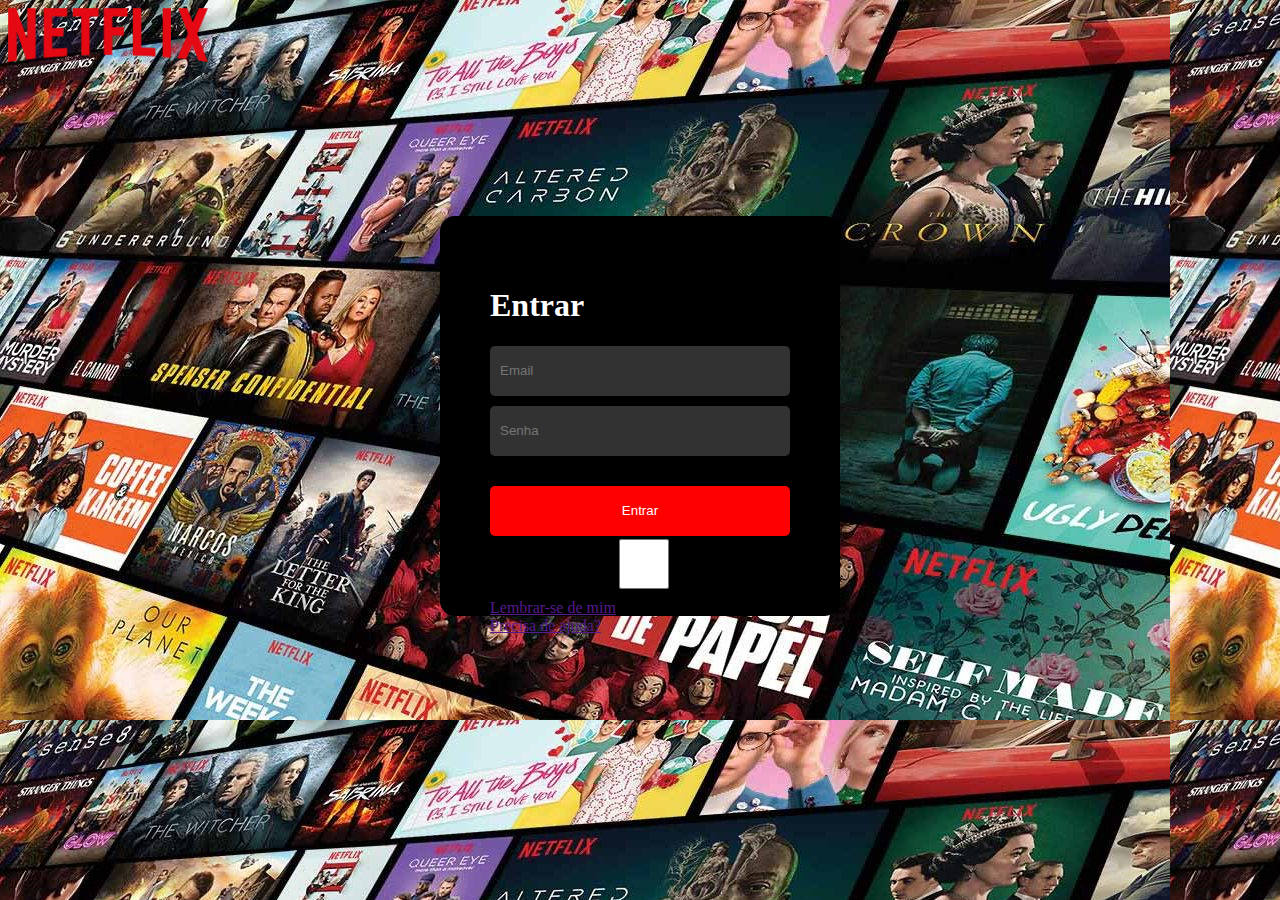
<file: index.html>
<html lang="pt-br">
<head>
    <meta charset="UTF-8">
    <meta name="viewport" content="width=d, initial-scale=1.0">
    <title>Login</title>
    <link rel="stylesheet" href="style/style.css">
    <link rel="shortcut icon" href="img/icon.png" type="image/x-icon">
</head>
<body>

    <header>
        <img src="img/logo.png" alt="">
    </header>

    <div class="container">
        <div class="login">
            <h1>Entrar</h1>
            <input type="text" name="usuario" id="usuario" placeholder="Email">
            <input type="password" name="senha" id="senha" placeholder="Senha">
            <button onclick="entrar()">Entrar</button>
            <div class="help">
                <div class="lembrar-se">
                    <input type="checkbox" class="checkbox" name="lembrar" id="">
                    <a href="">Lembrar-se de mim</a>
                </div>
                <a href="">Precisa de ajuda?</a>
            </div>
        </div>
    </div>
</body>
<script>
    
    const user = "joran"
    const pass = "1234"

    const usuarioDigitado = document.getElementById("usuario")
    const senhaDigitada = document.getElementById("senha")

    function entrar(){
        if(usuarioDigitado.value == user && senhaDigitada.value == pass ){
            window.location.replace('profile.html')
            alert("Bem vindo!")
        }else{
            alert("Usuário ou senha incorreto")
        }
    }

</script>
</html>
</file>
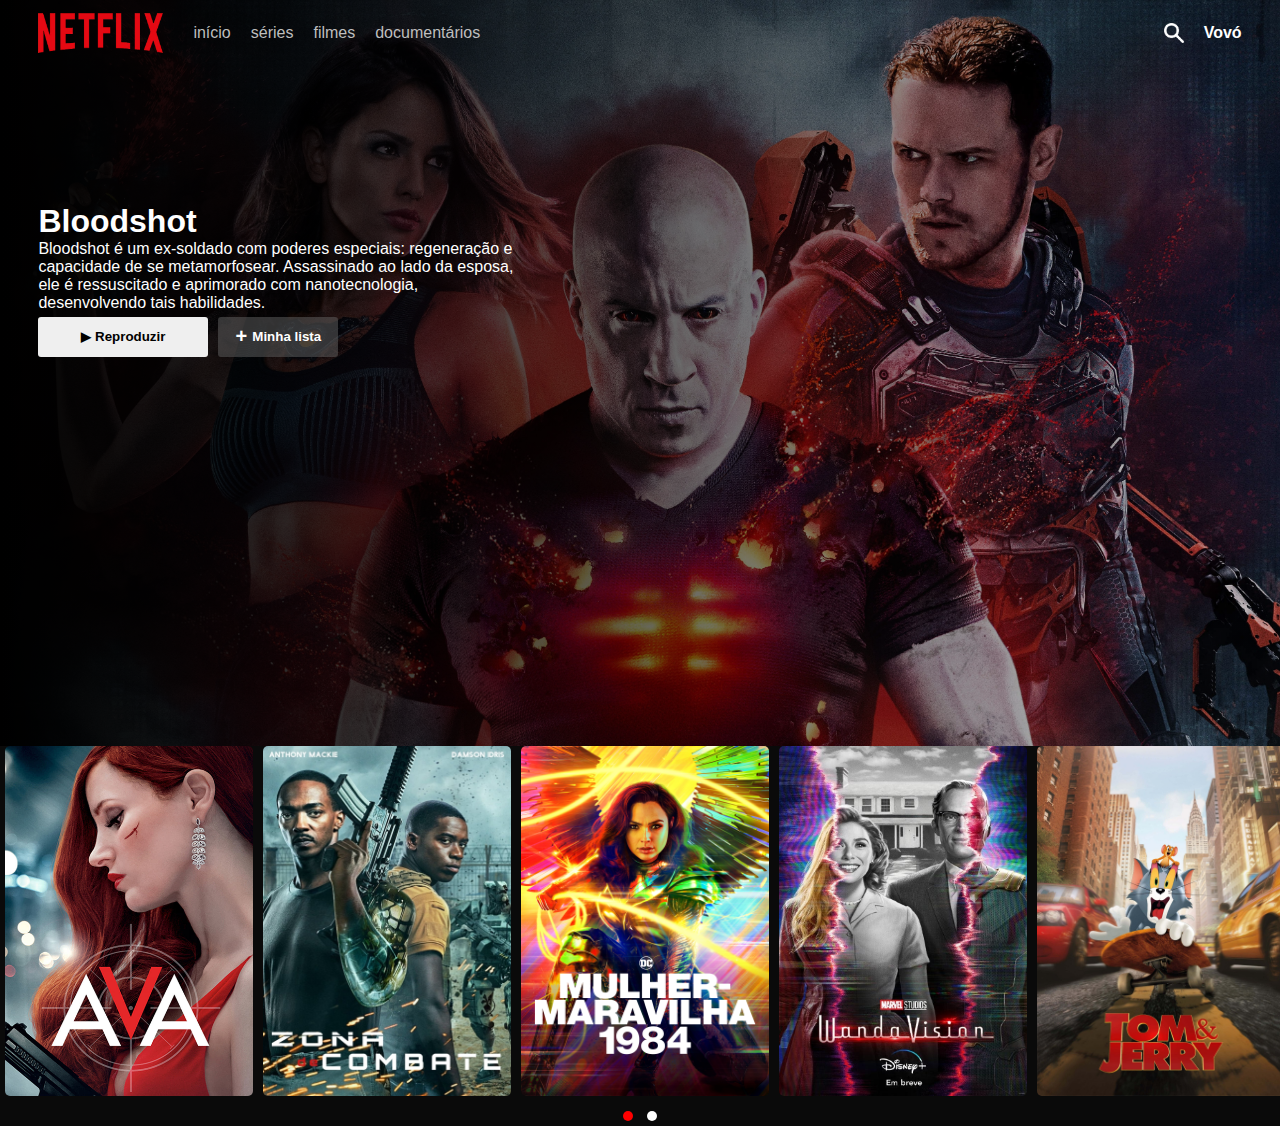
<file: home.html>
<html lang="pt-br">

<head>
    <meta charset="UTF-8">
    <meta name="viewport" content="width=device-width, initial-scale=1.0">
    <link rel="shortcut icon" href="img/icon.png" type="image/x-icon">
    <link rel="stylesheet" href="style/main.css">
    <link rel="stylesheet" href="style/owl/owl.carousel.min.css">
    <link rel="stylesheet" href="style/owl/owl.theme.default.min.css">

    <title>Netflix</title>
</head>

<body>
    <section>
        <header>
            <nav>
                <div class="menu">
                    <img src="img/logo.png" id="logo" alt="">
                    <ul>
                        <li>início</li>
                        <li>séries</li>
                        <li>filmes</li>
                        <li>documentários</li>
                    </ul>
                </div>
                <a href="profile.html" class="search">
                    <img src="img/search.png" style="width: 20px; height: 20px; margin-right: 20px;" alt="">
                    <h4>Vovó</h4>
                </a>
            </nav>
            <div class="descricao">
                <h1>Bloodshot</h1>
                <p>
                    Bloodshot é um ex-soldado com poderes especiais: regeneração e capacidade de se metamorfosear.
                    Assassinado ao lado da esposa, ele é ressuscitado e aprimorado com nanotecnologia, desenvolvendo tais
                    habilidades.
                </p>
                <div class="divButton">
                    <button id="play">▶ Reproduzir</button>
                    <button id="btn_minha_lista">
                        <p style="font-size: 20px; margin-right: 5px;">+</p> Minha lista
                    </button>
                </div>
            </div>
        </header>
        <main>
            <div class="owl-theme owl-carousel">
                <a>   
                    <img src="assets/ava.jpg" class="card" alt="">
                </a>
                <a>   
                    <img src="assets/zc.jpg" class="card" alt="">
                </a>
                <a>   
                    <img src="assets/ww.jpg" class="card" alt="">
                </a>
                <a>   
                    <img src="assets/wv.jpg" class="card" alt="">
                </a>
                <a>   
                    <img src="assets/tomjerry.jpg" class="card" alt="">
                </a>
                <a>   
                    <img src="assets/soul.jpg" class="card" alt="">
                </a>
                <a>   
                    <img src="assets/stw.jpg" class="card" alt="">
                </a>
                <a>   
                    <img src="assets/mst.jpg" class="card" alt="">
                </a>
                <a>   
                    <img src="assets/mk.jpg" class="card" alt="">
                </a>
            </div>
        </main>
    </section>
</body>
<script src="js/owl/jquery.min.js"></script>
<script src="js/owl/owl.carousel.min.js"></script>
<script src="js/owl/main.js"></script>
<script src="js/script.js"></script>
</html>
</file>
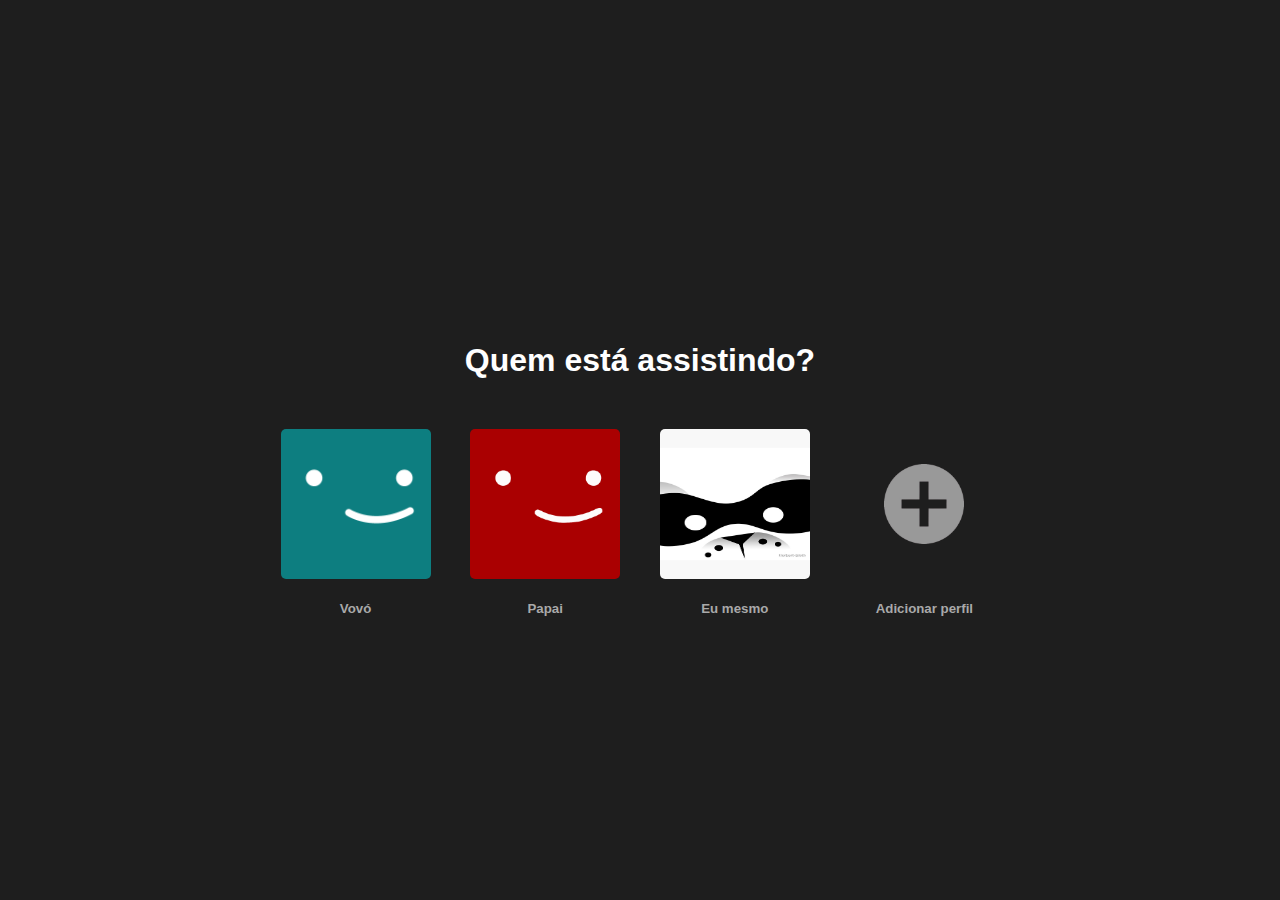
<file: profile.html>
<html lang="pt-br">
<head>
    <meta charset="UTF-8">
    <meta name="viewport" content="width=device-width, initial-scale=1.0">
    <link rel="shortcut icon" href="img/icon.png" type="image/x-icon">
    <link rel="stylesheet" href="style/profile.css">
    <title>Profile</title>
</head>
<body>
    <div class="container">
        <h1>Quem está assistindo?</h1>
        <div class="perfis">
            <div class="card" id="vovo">
                <img src="img/pf1.png" class="perfilImg" alt="">
                <h5>Vovó</h5>
            </div>
            <div class="card">
                <img src="img/pf2.png" class="perfilImg" alt="">
                <h5>Papai</h5>
            </div>
            <div class="card">
                <img src="img/pf3.jpg" class="perfilImg" alt="">
                <h5>Eu mesmo</h5>
            </div>
            <div class="card">
                <div class="perfilImg">
                    <img src="img/add.png" class="add" alt="">
                </div>
                <h5>Adicionar perfil</h5>
            </div>
        </div>
    </div>
    
</body>
<script>
    document.getElementById('vovo').addEventListener('click', () =>{
        window.location.replace('home.html')
    })
</script>
</html>
</file>
<file: style/style.css>
body{
    background-image: url(../img/fundo.jpg);
}

input{
    height:  50px;
    width: 100%;

    margin-bottom: 10px;
    padding-left: 10px;

    background-color: rgb(50, 50, 50);
    color: white;

    border: none;
    border-radius: 5px;
}
button{
    height: 50px;
    width: 100%;

    margin-top: 20px;

    background-color: red;
    color: white;

    border-radius: 5px;
    border: none;

    cursor: pointer;
    transition: 0.3s;
}
button:hover{
    background-color: rgb(128, 0, 0);
    transform: scale(1.02);
    
}
.container{
    height: 80%;

    display: flex;

    justify-content: center;
    align-items: center;
}
.login{
    background-color: black;
    height: 300px;
    width: 300px;

    border-radius: 15px;

    padding: 50px;
}
h1{
    color: white
}

img{
    width: 200px;
}
</file>
<file: style/main.css>
*{
    margin: 0%;
    padding: 0%;
}
body{    
    font-family: Arial, Helvetica, sans-serif;
    color: white;
}
header{
    background: linear-gradient(to left,rgba(0,0,0,0.2),rgba(0,0,0,4)), url(../assets/capa.jpg);
    background-repeat: no-repeat;
    background-size: cover;
    height: 80%;
    padding: 1%;
    padding-inline: 3%;
}
main{
    background-color: rgb(10, 10, 10);
}
section{
    overflow: hidden;
}
nav{
    display: flex;
    align-items: center;
    justify-content: space-between;
}
.descricao{
    width: 40%;
    margin-top: 150px;
}
#logo{
    height: 40px;
    width: 125px;

    margin-right: 20px;
    cursor: pointer;
}
ul{
    display: flex;
}
li{
    list-style: none;
    margin: 10px;
    cursor: pointer;
    color: rgb(190, 190, 190);
}
li:hover{
    color: white;
}
.menu{
    display: flex;
    align-items: center;
}
.search{
    display: flex;
    align-items: center;

    text-decoration: none;
    color: white;
}
header button{
    height: 40px;
    width: 170px;
    cursor: pointer;
    border-radius: 3px;
    border: none;

    transition: 0.3s;

    margin-right: 10px;
    font-weight: bold;
}
header button:hover{
    background-color: red;
    color: white;
    font-weight: bolder;
}
#btn_minha_lista{

    background-color: rgb(100, 100, 100, 0.5);
    color: white;

    width: 120px;

    display: flex;
    align-items: center;
    justify-content: center;

}
#btn_minha_lista:hover{
    background-color: rgb(50, 50, 50, 0.9);
}
.divButton{
    display: flex;
    align-items: center;
    margin-top: 5px;
}
.card{
    height: 350px;
    width: 300px;
    transition: 0.3s;

    margin-inline: 5px;

    cursor: pointer;

    border-radius: 5px;
}
.card:hover{
    transform: scale(1.05);
    margin-right: 30px;
}
</file>
<file: style/profile.css>
body{
    background-color: rgb(30, 30, 30);
    color: white;

    font-family: Arial, Helvetica, sans-serif;

    text-align: center;

    display: flex;
    align-items: center;    
    justify-content: center;
}
.container{
    width: 60%;
}
.perfis{
    display: flex;
    align-items: center;
    justify-content: space-around;

    margin-top: 50px;
}
.card{
    transition: 0.3s;
    cursor: pointer;

    border-radius: 5px;

    height: 150px;
    width: 150px;

    color: darkgrey;
}
.card:hover{
    transform: scale(1.05);
}
.perfilImg{
    display: flex;
    align-items: center;
    justify-content: center;
    height: 150px;
    width: 150px;
    border-radius: 5px;
}

.add{
    height: 80px;
    width: 80px;
}
</file>
